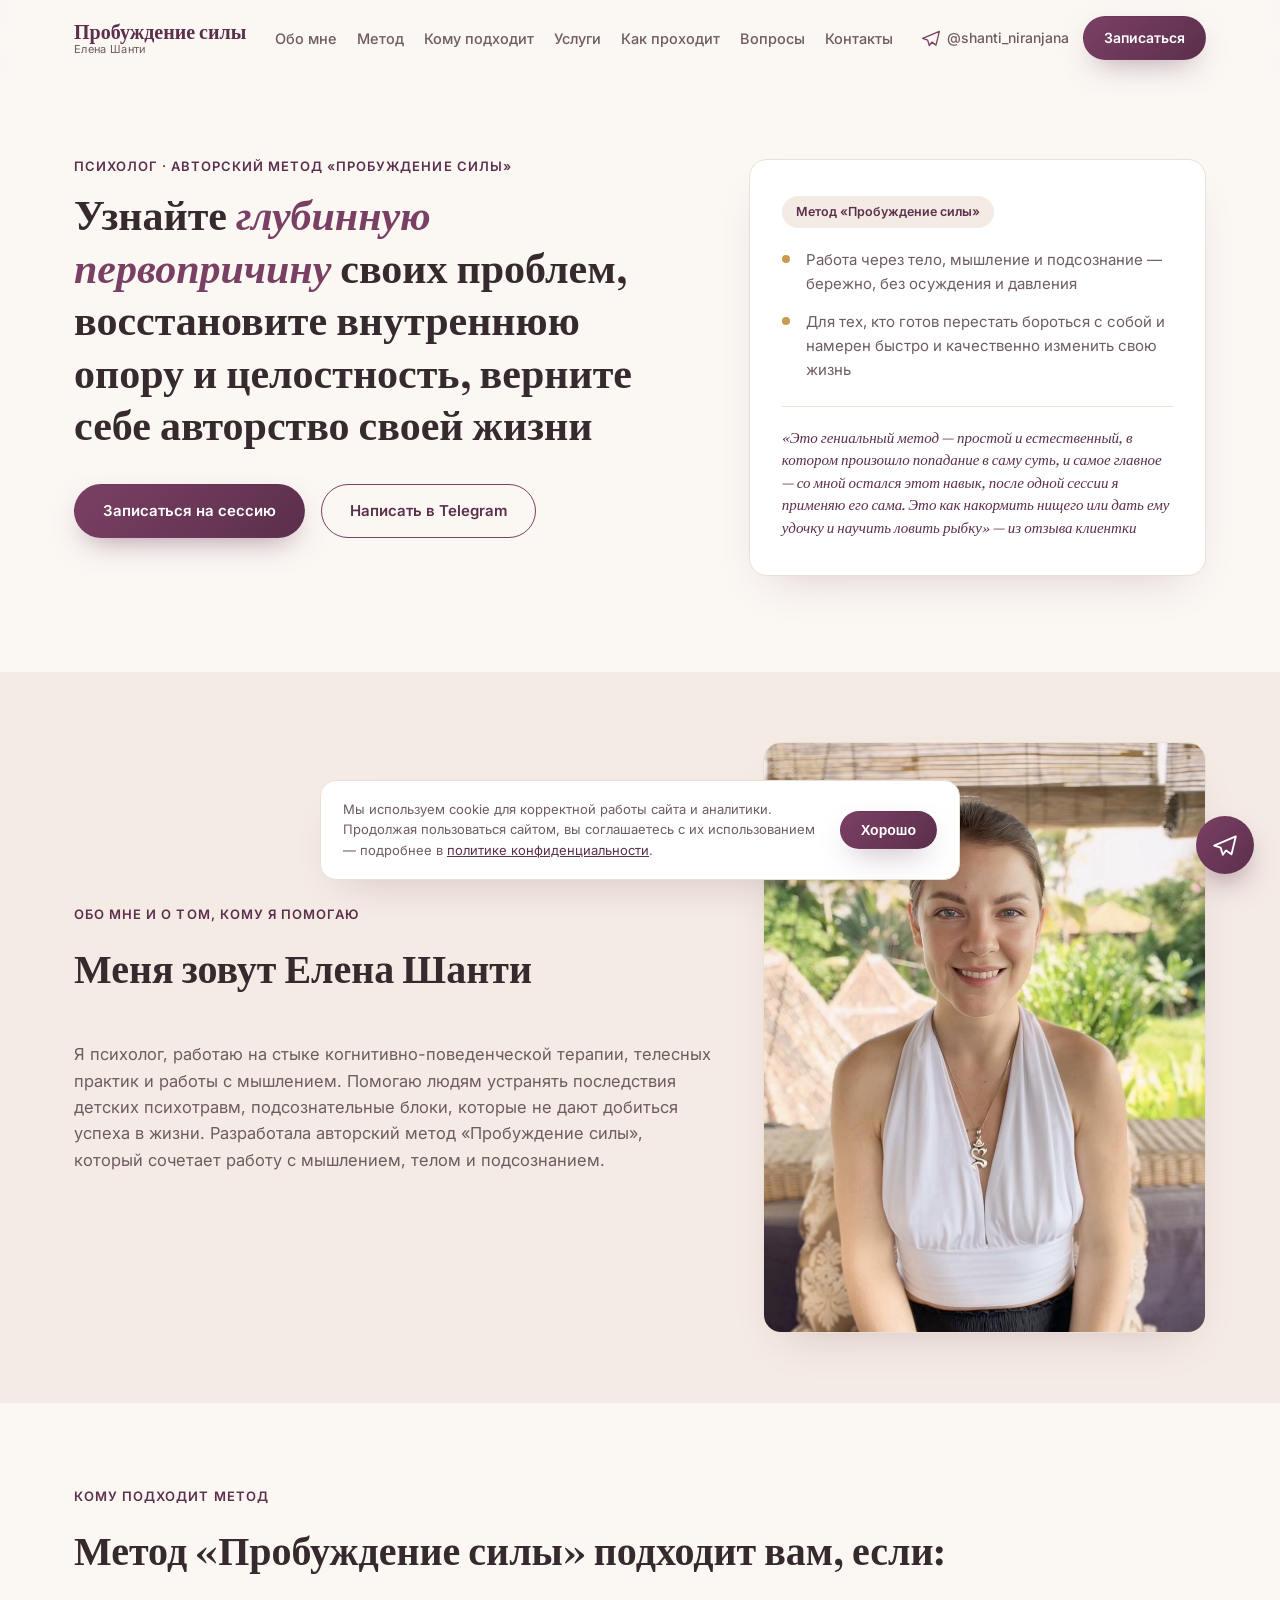
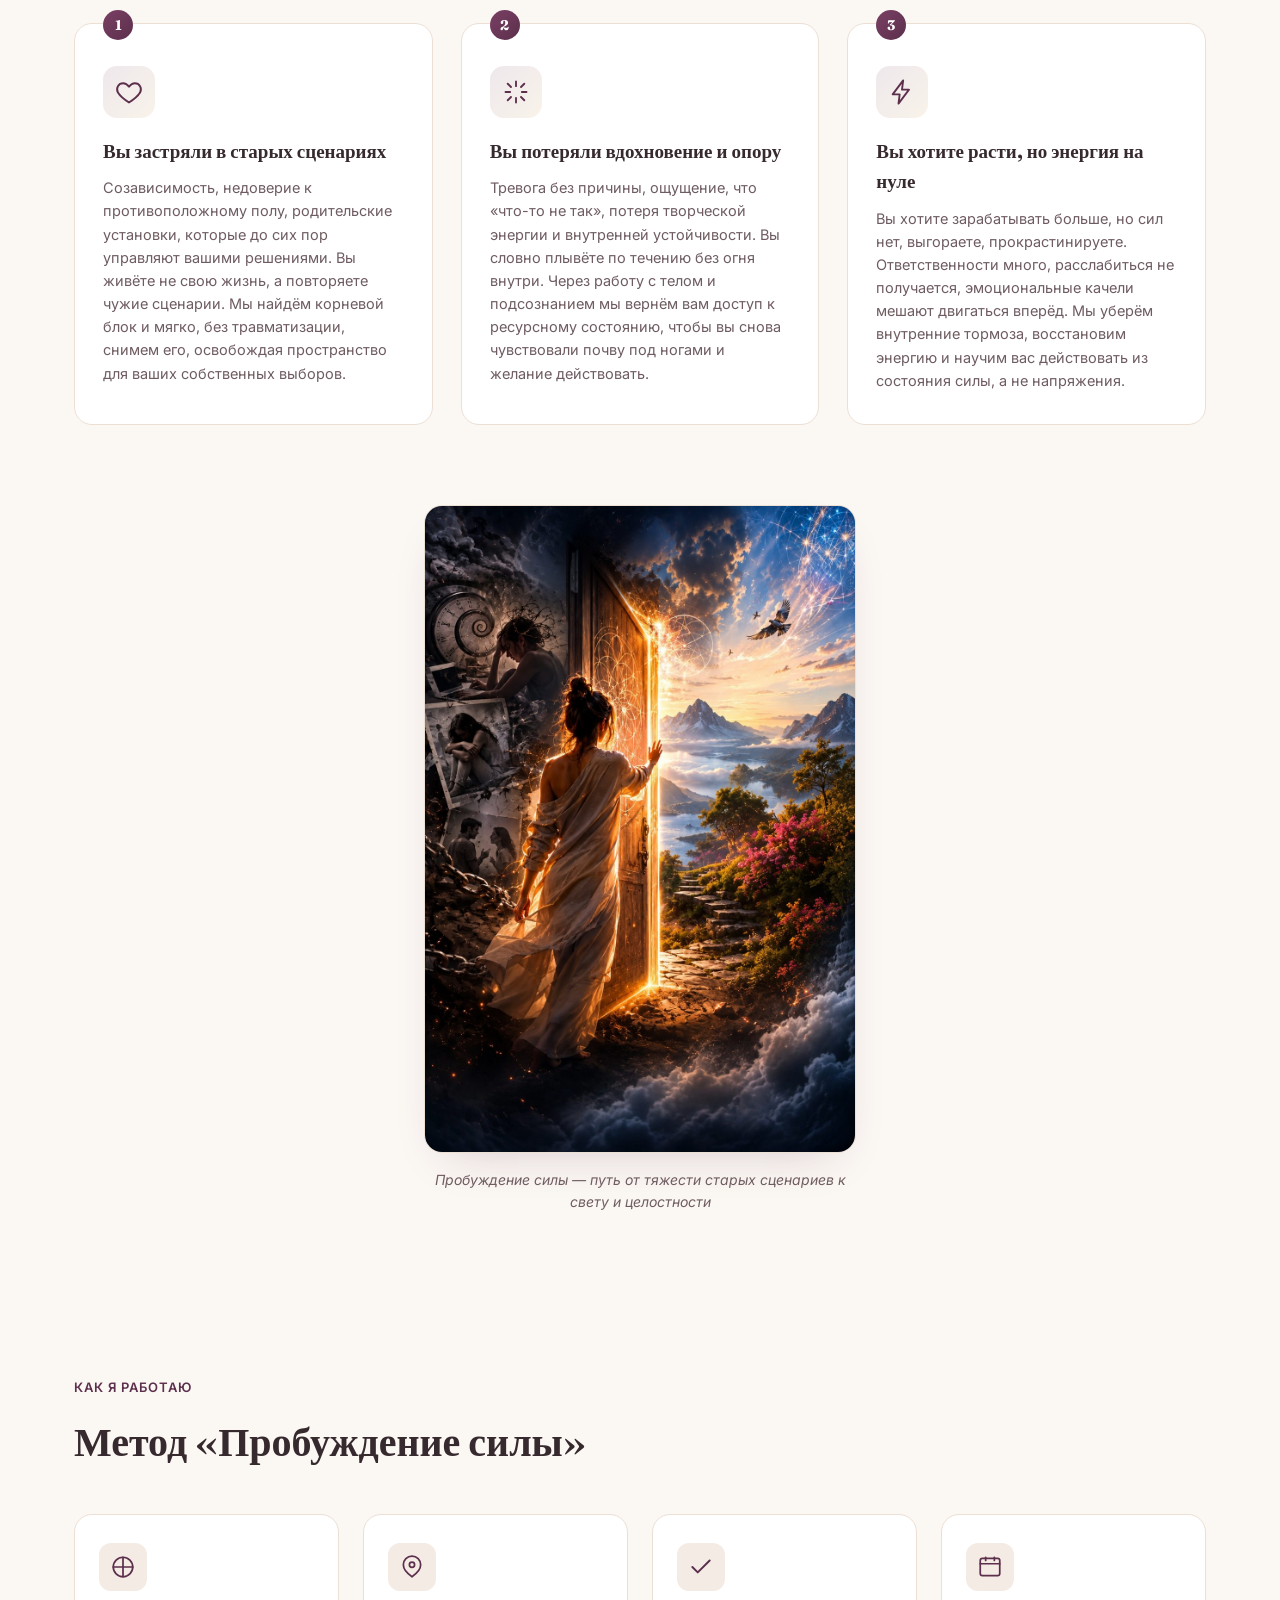
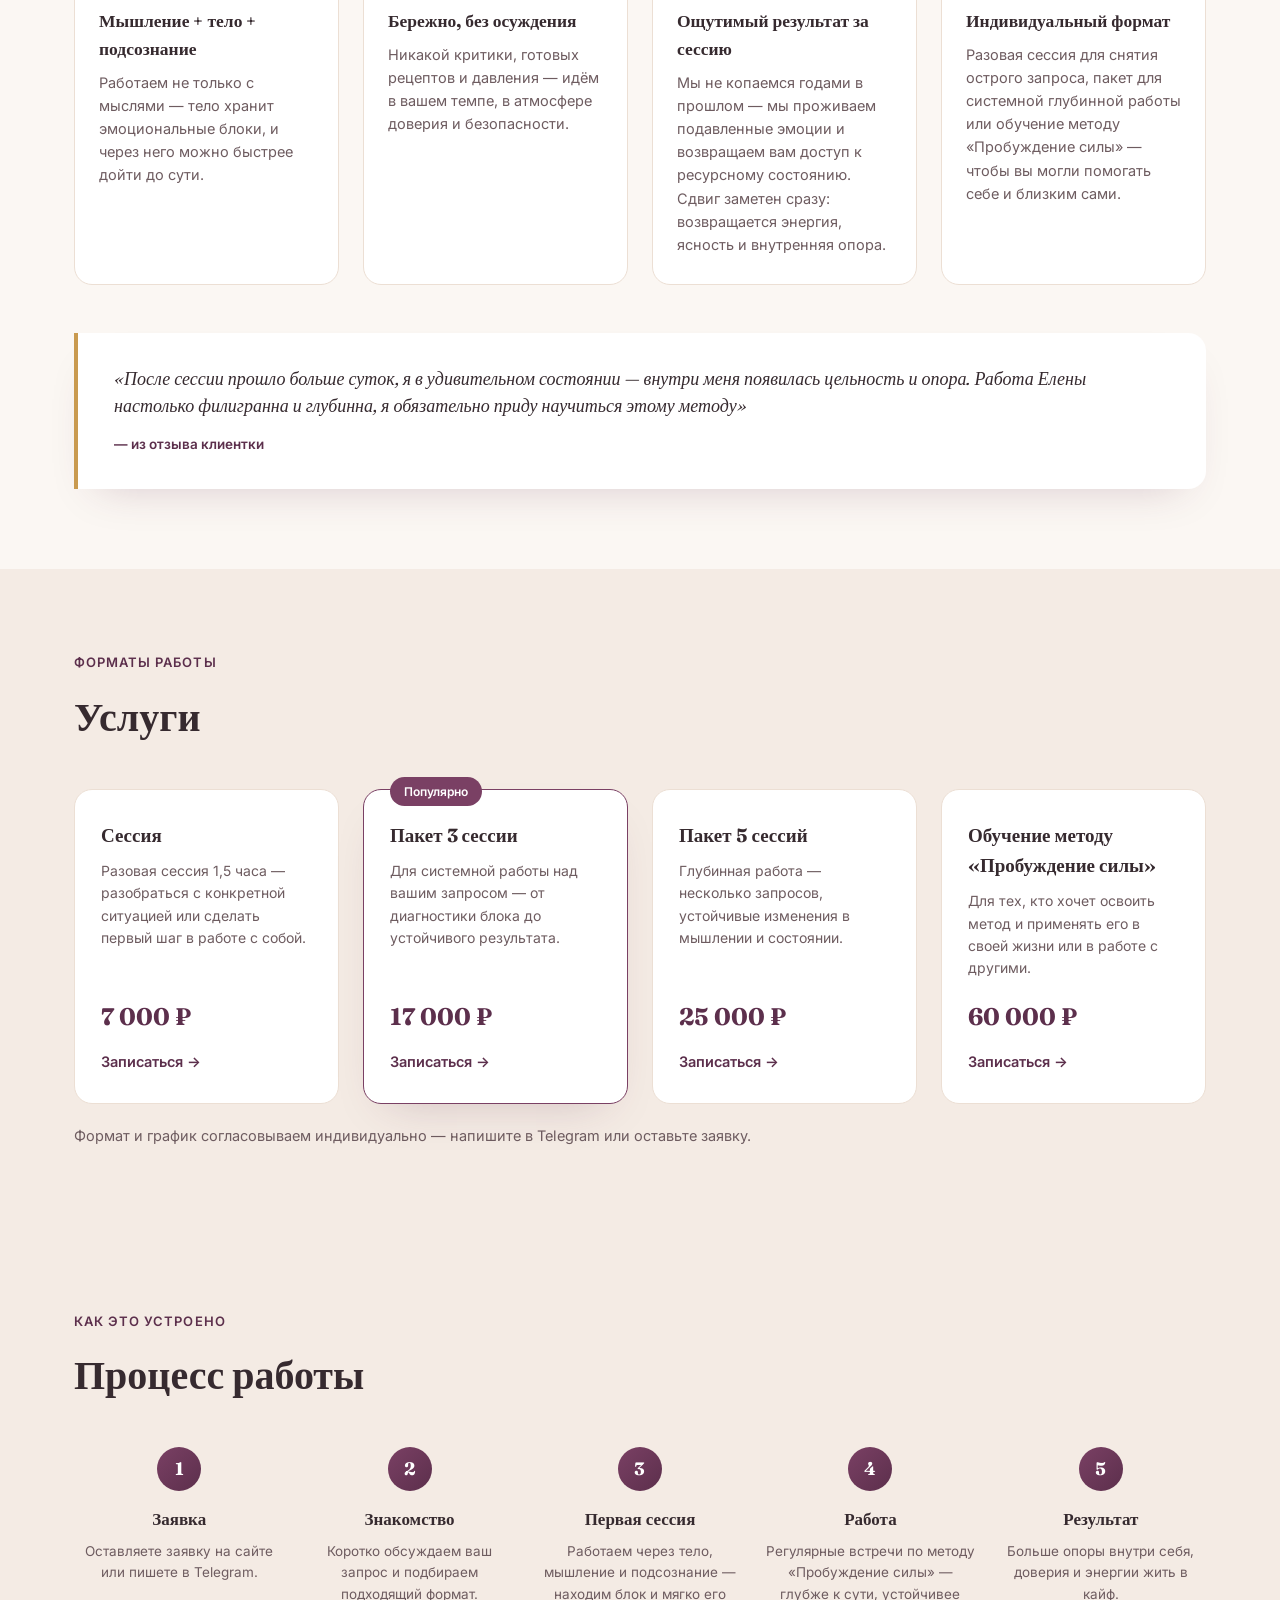
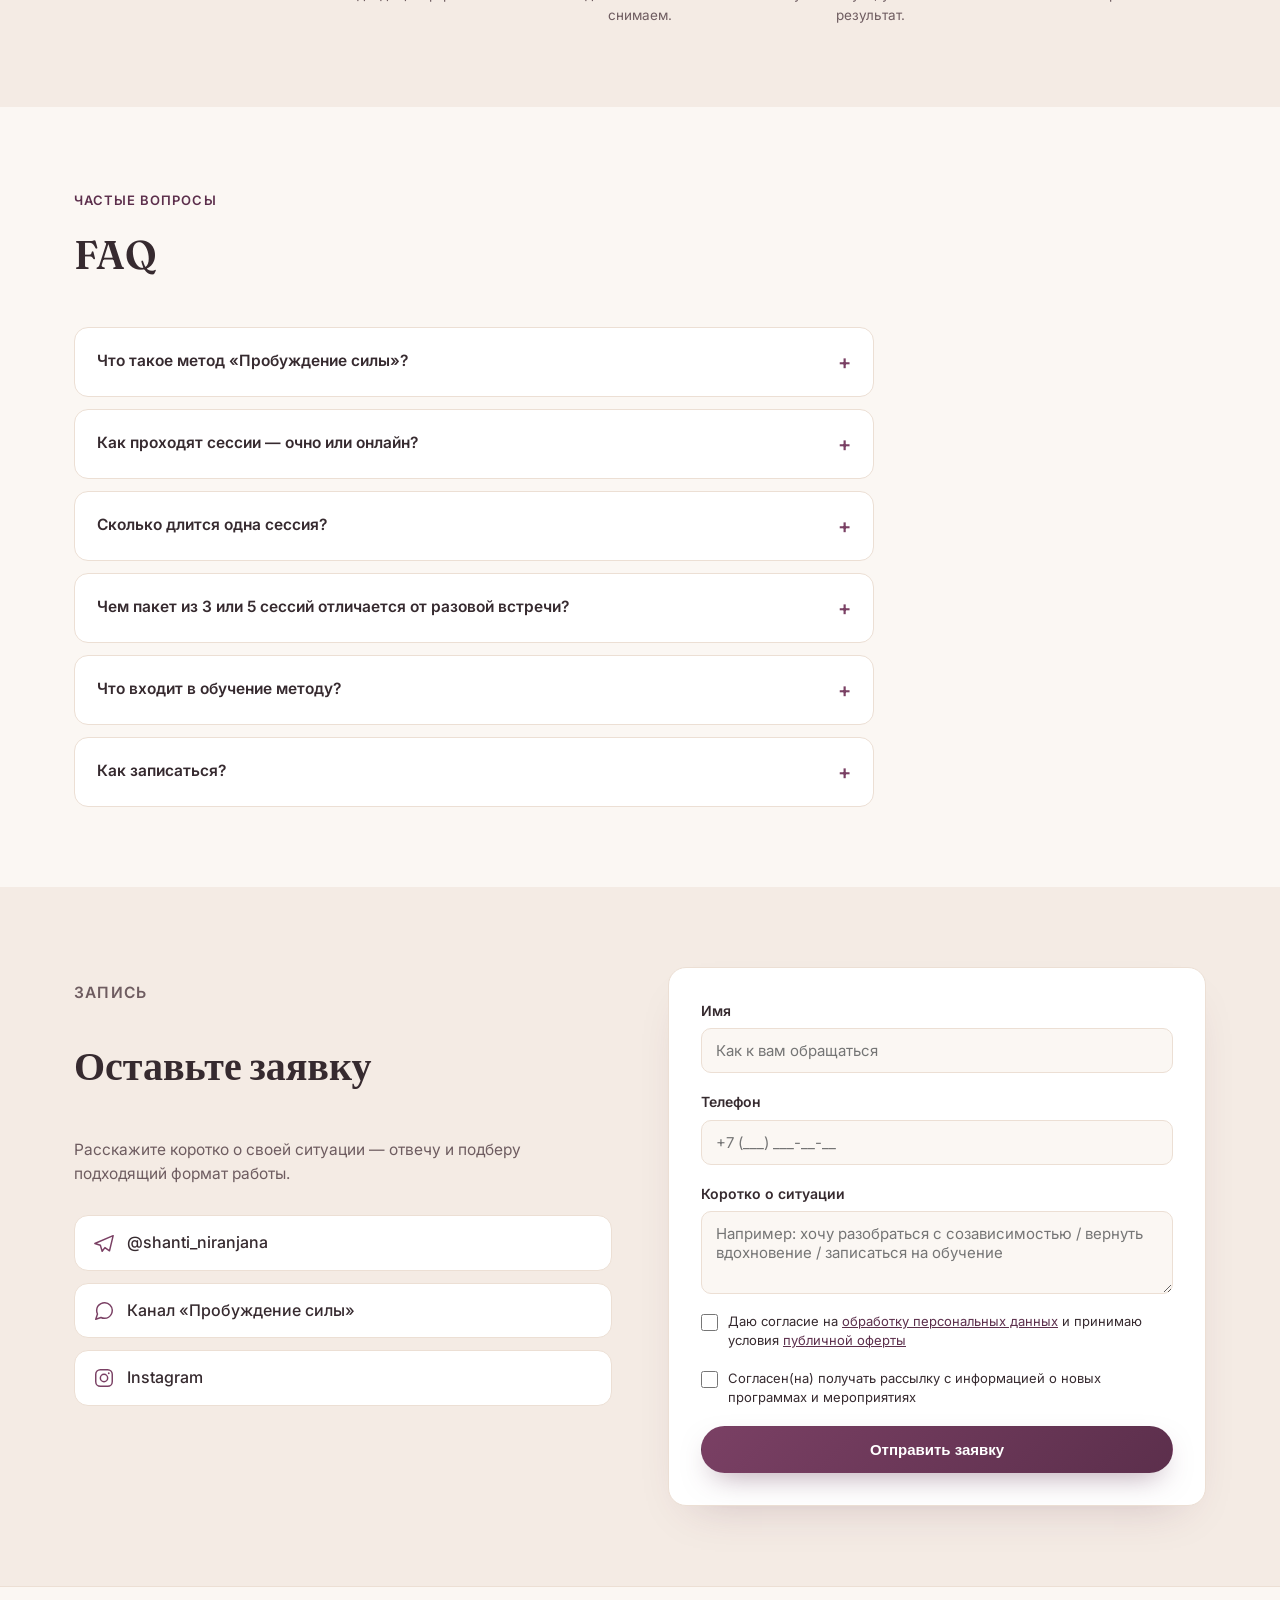
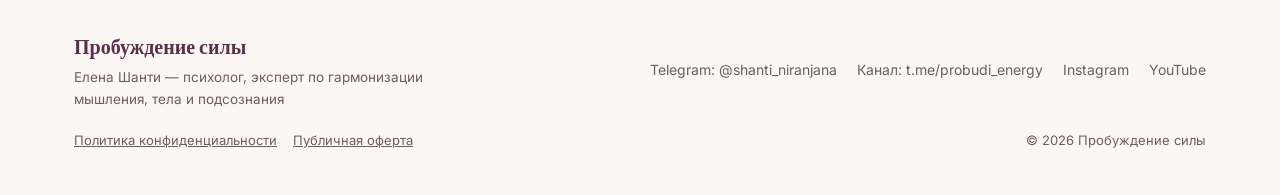
<file: index.html>
<!DOCTYPE html>
<html lang="ru">
<head>
<meta charset="UTF-8">
<meta name="viewport" content="width=device-width, initial-scale=1.0">
<title>Пробуждение силы — Елена Шанти | Психолог</title>
<meta name="description" content="Елена Шанти — психолог, эксперт по гармонизации мышления, тела и подсознания. Авторский метод «Пробуждение силы». Помогаю женщинам вернуть себя, снять внутренние блоки и жить в кайф.">
<link rel="preconnect" href="https://fonts.googleapis.com">
<link rel="preconnect" href="https://fonts.gstatic.com" crossorigin>
<link href="https://fonts.googleapis.com/css2?family=Fraunces:opsz,wght@9..144,500;9..144,600;9..144,700&family=Inter:wght@400;500;600;700;800&display=swap" rel="stylesheet">
<link rel="stylesheet" href="styles.css">
</head>
<body>

<header class="header" id="header">
  <div class="container header__inner">
    <a href="#top" class="logo">
      <span class="logo__main">Пробуждение силы</span>
      <span class="logo__suffix">Елена Шанти</span>
    </a>
    <nav class="nav" id="nav">
      <a href="#about">Обо мне</a>
      <a href="#method">Метод</a>
      <a href="#audience">Кому подходит</a>
      <a href="#services">Услуги</a>
      <a href="#process">Как проходит</a>
      <a href="#faq">Вопросы</a>
      <a href="#contact">Контакты</a>
    </nav>
    <div class="header__actions">
      <a href="https://t.me/shanti_niranjana" target="_blank" rel="noopener" class="header__tg">
        <svg width="20" height="20" viewBox="0 0 24 24" fill="none"><path d="M22 4L2 12.5l6 2 2 6.5 3-4 5 3.5L22 4z" stroke="currentColor" stroke-width="1.6" stroke-linejoin="round"/></svg>
        <span>@shanti_niranjana</span>
      </a>
      <a href="#form" class="btn btn--primary btn--sm">Записаться</a>
    </div>
    <button class="burger" id="burger" aria-label="Содержание">
      <span class="burger__label">Содержание</span>
      <span class="burger__icon"><span></span><span></span><span></span></span>
    </button>
  </div>
</header>

<main id="top">

  <!-- HERO -->
  <section class="hero">
    <div class="container hero__inner">
      <div class="hero__content">
        <p class="eyebrow">Психолог · авторский метод «Пробуждение силы»</p>
        <h1>Узнайте <span>глубинную первопричину</span> своих проблем, восстановите внутреннюю опору и целостность, верните себе авторство своей жизни</h1>
        <div class="hero__cta">
          <a href="#form" class="btn btn--primary">Записаться на сессию</a>
          <a href="https://t.me/shanti_niranjana" target="_blank" rel="noopener" class="btn btn--ghost">Написать в Telegram</a>
        </div>
      </div>
      <div class="hero__card">
        <div class="hero__card-badge">Метод «Пробуждение силы»</div>
        <ul class="hero__card-list">
          <li>Работа через тело, мышление и подсознание — бережно, без осуждения и давления</li>
          <li>Для тех, кто готов перестать бороться с собой и намерен быстро и качественно изменить свою жизнь</li>
        </ul>
        <div class="hero__card-quote">«Это гениальный метод — простой и естественный, в котором произошло попадание в саму суть, и самое главное — со мной остался этот навык, после одной сессии я применяю его сама. Это как накормить нищего или дать ему удочку и научить ловить рыбку» — из отзыва клиентки</div>
      </div>
    </div>
  </section>

  <!-- ОБО МНЕ -->
  <section class="about" id="about">
    <div class="container about__inner">
      <div class="about__text-col">
        <p class="section-eyebrow">Обо мне и о том, кому я помогаю</p>
        <h2 class="section-title">Меня зовут Елена Шанти</h2>
        <p class="about__text">Я психолог, работаю на стыке когнитивно-поведенческой терапии, телесных практик и работы с мышлением. Помогаю людям устранять последствия детских психотравм, подсознательные блоки, которые не дают добиться успеха в жизни. Разработала авторский метод «Пробуждение силы», который сочетает работу с мышлением, телом и подсознанием.</p>
      </div>
      <div class="about__photo">
        <img src="assets/elena-photo.jpg" alt="Елена Шанти" loading="lazy">
      </div>
    </div>
  </section>

  <!-- КОМУ ПОДХОДИТ -->
  <section class="audience-section" id="audience">
    <div class="container">
      <p class="section-eyebrow">Кому подходит метод</p>
      <h2 class="section-title">Метод «Пробуждение силы» подходит вам, если:</h2>
      <div class="audience">
        <div class="audience__card">
          <div class="audience__num">1</div>
          <div class="audience__icon">
            <svg width="28" height="28" viewBox="0 0 24 24" fill="none"><path d="M12 21s-7-4.35-9.5-8.5C.5 8.5 3 4.5 7 4.5c2 0 3.5 1 5 3 1.5-2 3-3 5-3 4 0 6.5 4 4.5 8-2.5 4.15-9.5 8.5-9.5 8.5z" stroke="currentColor" stroke-width="1.6" stroke-linejoin="round"/></svg>
          </div>
          <h3>Вы застряли в старых сценариях</h3>
          <p>Созависимость, недоверие к противоположному полу, родительские установки, которые до сих пор управляют вашими решениями. Вы живёте не свою жизнь, а повторяете чужие сценарии. Мы найдём корневой блок и мягко, без травматизации, снимем его, освобождая пространство для ваших собственных выборов.</p>
        </div>
        <div class="audience__card">
          <div class="audience__num">2</div>
          <div class="audience__icon">
            <svg width="28" height="28" viewBox="0 0 24 24" fill="none"><path d="M12 3v4M12 17v4M4.9 4.9l2.8 2.8M16.3 16.3l2.8 2.8M3 12h4M17 12h4M4.9 19.1l2.8-2.8M16.3 7.7l2.8-2.8" stroke="currentColor" stroke-width="1.6" stroke-linecap="round"/></svg>
          </div>
          <h3>Вы потеряли вдохновение и опору</h3>
          <p>Тревога без причины, ощущение, что «что-то не так», потеря творческой энергии и внутренней устойчивости. Вы словно плывёте по течению без огня внутри. Через работу с телом и подсознанием мы вернём вам доступ к ресурсному состоянию, чтобы вы снова чувствовали почву под ногами и желание действовать.</p>
        </div>
        <div class="audience__card">
          <div class="audience__num">3</div>
          <div class="audience__icon">
            <svg width="28" height="28" viewBox="0 0 24 24" fill="none"><path d="M13 2 4 14h6l-1 8 9-12h-6l1-8z" stroke="currentColor" stroke-width="1.6" stroke-linejoin="round"/></svg>
          </div>
          <h3>Вы хотите расти, но энергия на нуле</h3>
          <p>Вы хотите зарабатывать больше, но сил нет, выгораете, прокрастинируете. Ответственности много, расслабиться не получается, эмоциональные качели мешают двигаться вперёд. Мы уберём внутренние тормоза, восстановим энергию и научим вас действовать из состояния силы, а не напряжения.</p>
        </div>
      </div>
    </div>
  </section>

  <!-- АРТ-ОБРАЗ -->
  <section class="art-banner">
    <div class="container art-banner__inner">
      <img src="assets/awakening-art.jpg" alt="Пробуждение силы — путь от тяжёлого состояния к свету" loading="lazy">
      <p class="art-banner__caption">Пробуждение силы — путь от тяжести старых сценариев к свету и целостности</p>
    </div>
  </section>

  <!-- МЕТОД -->
  <section class="principles" id="method">
    <div class="container">
      <p class="section-eyebrow">Как я работаю</p>
      <h2 class="section-title">Метод «Пробуждение силы»</h2>
      <div class="grid-4">
        <div class="principle">
          <div class="principle__icon">
            <svg width="26" height="26" viewBox="0 0 24 24" fill="none"><path d="M12 3v18M3 12h18" stroke="currentColor" stroke-width="1.6" stroke-linecap="round"/><circle cx="12" cy="12" r="9" stroke="currentColor" stroke-width="1.6"/></svg>
          </div>
          <h3>Мышление + тело + подсознание</h3>
          <p>Работаем не только с мыслями — тело хранит эмоциональные блоки, и через него можно быстрее дойти до сути.</p>
        </div>
        <div class="principle">
          <div class="principle__icon">
            <svg width="26" height="26" viewBox="0 0 24 24" fill="none"><path d="M12 21c4.97-3.4 8-7.03 8-11a8 8 0 10-16 0c0 3.97 3.03 7.6 8 11z" stroke="currentColor" stroke-width="1.6" stroke-linejoin="round"/><circle cx="12" cy="10" r="2.4" stroke="currentColor" stroke-width="1.6"/></svg>
          </div>
          <h3>Бережно, без осуждения</h3>
          <p>Никакой критики, готовых рецептов и давления — идём в вашем темпе, в атмосфере доверия и безопасности.</p>
        </div>
        <div class="principle">
          <div class="principle__icon">
            <svg width="26" height="26" viewBox="0 0 24 24" fill="none"><path d="M4 12l5 5L20 6" stroke="currentColor" stroke-width="1.8" stroke-linecap="round" stroke-linejoin="round"/></svg>
          </div>
          <h3>Ощутимый результат за сессию</h3>
          <p>Мы не копаемся годами в прошлом — мы проживаем подавленные эмоции и возвращаем вам доступ к ресурсному состоянию. Сдвиг заметен сразу: возвращается энергия, ясность и внутренняя опора.</p>
        </div>
        <div class="principle">
          <div class="principle__icon">
            <svg width="26" height="26" viewBox="0 0 24 24" fill="none"><rect x="3" y="4" width="18" height="16" rx="2" stroke="currentColor" stroke-width="1.6"/><path d="M3 9h18M8 3v3M16 3v3" stroke="currentColor" stroke-width="1.6" stroke-linecap="round"/></svg>
          </div>
          <h3>Индивидуальный формат</h3>
          <p>Разовая сессия для снятия острого запроса, пакет для системной глубинной работы или обучение методу «Пробуждение силы» — чтобы вы могли помогать себе и близким сами.</p>
        </div>
      </div>

      <blockquote class="quote-block">
        <p>«После сессии прошло больше суток, я в удивительном состоянии — внутри меня появилась цельность и опора. Работа Елены настолько филигранна и глубинна, я обязательно приду научиться этому методу»</p>
        <cite>— из отзыва клиентки</cite>
      </blockquote>
    </div>
  </section>

  <!-- УСЛУГИ -->
  <section class="services" id="services">
    <div class="container">
      <p class="section-eyebrow">Форматы работы</p>
      <h2 class="section-title">Услуги</h2>
      <div class="grid-4">
        <div class="service">
          <h3>Сессия</h3>
          <p>Разовая сессия 1,5 часа — разобраться с конкретной ситуацией или сделать первый шаг в работе с собой.</p>
          <div class="service__price">7 000 ₽</div>
          <a href="#form" class="service__link">Записаться →</a>
        </div>
        <div class="service service--accent">
          <span class="service__badge">Популярно</span>
          <h3>Пакет 3 сессии</h3>
          <p>Для системной работы над вашим запросом — от диагностики блока до устойчивого результата.</p>
          <div class="service__price">17 000 ₽</div>
          <a href="#form" class="service__link">Записаться →</a>
        </div>
        <div class="service">
          <h3>Пакет 5 сессий</h3>
          <p>Глубинная работа — несколько запросов, устойчивые изменения в мышлении и состоянии.</p>
          <div class="service__price">25 000 ₽</div>
          <a href="#form" class="service__link">Записаться →</a>
        </div>
        <div class="service">
          <h3>Обучение методу «Пробуждение силы»</h3>
          <p>Для тех, кто хочет освоить метод и применять его в своей жизни или в работе с другими.</p>
          <div class="service__price">60 000 ₽</div>
          <a href="#form" class="service__link">Записаться →</a>
        </div>
      </div>
      <p class="price__note">Формат и график согласовываем индивидуально — напишите в Telegram или оставьте заявку.</p>
    </div>
  </section>

  <!-- ПРОЦЕСС -->
  <section class="process" id="process">
    <div class="container">
      <p class="section-eyebrow">Как это устроено</p>
      <h2 class="section-title">Процесс работы</h2>
      <div class="steps">
        <div class="step">
          <div class="step__num">1</div>
          <h3>Заявка</h3>
          <p>Оставляете заявку на сайте или пишете в Telegram.</p>
        </div>
        <div class="step">
          <div class="step__num">2</div>
          <h3>Знакомство</h3>
          <p>Коротко обсуждаем ваш запрос и подбираем подходящий формат.</p>
        </div>
        <div class="step">
          <div class="step__num">3</div>
          <h3>Первая сессия</h3>
          <p>Работаем через тело, мышление и подсознание — находим блок и мягко его снимаем.</p>
        </div>
        <div class="step">
          <div class="step__num">4</div>
          <h3>Работа</h3>
          <p>Регулярные встречи по методу «Пробуждение силы» — глубже к сути, устойчивее результат.</p>
        </div>
        <div class="step">
          <div class="step__num">5</div>
          <h3>Результат</h3>
          <p>Больше опоры внутри себя, доверия и энергии жить в кайф.</p>
        </div>
      </div>
    </div>
  </section>

  <!-- FAQ -->
  <section class="faq" id="faq">
    <div class="container">
      <p class="section-eyebrow">Частые вопросы</p>
      <h2 class="section-title">FAQ</h2>
      <div class="faq__list">
        <details class="faq__item">
          <summary>Что такое метод «Пробуждение силы»?</summary>
          <p>Авторский метод управления своим состоянием и реальностью, который помогает выйти из состояния слабости, разрозненности и апатии в состояние силы, центрированности и потока. Работая с телом, мышлением и подсознанием, метод убирает внутренние конфликты, трансформирует ограничивающие убеждения и запускает процесс осознанного творчества своей судьбы.</p>
        </details>
        <details class="faq__item">
          <summary>Как проходят сессии — очно или онлайн?</summary>
          <p>Формат обсуждаем индивидуально при записи — напишите в Telegram, подберём удобный вариант.</p>
        </details>
        <details class="faq__item">
          <summary>Сколько длится одна сессия?</summary>
          <p>Стандартная сессия — 1,5 часа, точные детали уточняются при записи.</p>
        </details>
        <details class="faq__item">
          <summary>Чем пакет из 3 или 5 сессий отличается от разовой встречи?</summary>
          <p>Пакет — это системная работа над запросом: одной сессии часто хватает на первый сдвиг, а пакет даёт устойчивый и глубокий результат.</p>
        </details>
        <details class="faq__item">
          <summary>Что входит в обучение методу?</summary>
          <p>Полное обучение методу «Пробуждение силы» — для тех, кто хочет применять его в своей жизни или в работе с другими. Подробности и формат обучения уточняйте в Telegram.</p>
        </details>
        <details class="faq__item">
          <summary>Как записаться?</summary>
          <p>Оставьте заявку в форме ниже или напишите напрямую в Telegram — @shanti_niranjana.</p>
        </details>
      </div>
    </div>
  </section>

  <!-- ФОРМА -->
  <section class="form-section" id="form">
    <div class="container form-section__inner">
      <div class="form-section__text">
        <p class="section-eyebrow">Запись</p>
        <h2 class="section-title">Оставьте заявку</h2>
        <p>Расскажите коротко о своей ситуации — отвечу и подберу подходящий формат работы.</p>
        <div class="form-section__contacts">
          <a href="https://t.me/shanti_niranjana" target="_blank" rel="noopener" class="contact-card">
            <svg width="22" height="22" viewBox="0 0 24 24" fill="none"><path d="M22 4L2 12.5l6 2 2 6.5 3-4 5 3.5L22 4z" stroke="currentColor" stroke-width="1.6" stroke-linejoin="round"/></svg>
            <span>@shanti_niranjana</span>
          </a>
          <a href="https://t.me/probudi_energy" target="_blank" rel="noopener" class="contact-card">
            <svg width="22" height="22" viewBox="0 0 24 24" fill="none"><path d="M21 11.5a8.38 8.38 0 01-.9 3.8 8.5 8.5 0 01-7.6 4.7 8.38 8.38 0 01-3.8-.9L3 21l1.9-5.7a8.38 8.38 0 01-.9-3.8 8.5 8.5 0 014.7-7.6 8.38 8.38 0 013.8-.9h.5a8.48 8.48 0 018 8v.5z" stroke="currentColor" stroke-width="1.6" stroke-linejoin="round"/></svg>
            <span>Канал «Пробуждение силы»</span>
          </a>
          <a href="https://instagram.com/shanti_niranjana" target="_blank" rel="noopener" class="contact-card">
            <svg width="22" height="22" viewBox="0 0 24 24" fill="none"><rect x="3" y="3" width="18" height="18" rx="5" stroke="currentColor" stroke-width="1.6"/><circle cx="12" cy="12" r="4" stroke="currentColor" stroke-width="1.6"/><circle cx="17.2" cy="6.8" r="1" fill="currentColor"/></svg>
            <span>Instagram</span>
          </a>
        </div>
      </div>
      <form class="form" id="leadForm">
        <input type="text" name="_gotcha" style="display:none" tabindex="-1" autocomplete="off">
        <label>
          <span>Имя</span>
          <input type="text" name="name" placeholder="Как к вам обращаться" required>
        </label>
        <label>
          <span>Телефон</span>
          <input type="tel" name="phone" placeholder="+7 (___) ___-__-__" required>
        </label>
        <label>
          <span>Коротко о ситуации</span>
          <textarea name="comment" rows="3" placeholder="Например: хочу разобраться с созависимостью / вернуть вдохновение / записаться на обучение"></textarea>
        </label>
        <label class="form__checkbox">
          <input type="checkbox" name="consent_pd" required>
          <span>Даю согласие на <a href="privacy.html" target="_blank" rel="noopener">обработку персональных данных</a> и принимаю условия <a href="oferta.html" target="_blank" rel="noopener">публичной оферты</a></span>
        </label>
        <label class="form__checkbox">
          <input type="checkbox" name="consent_ads">
          <span>Согласен(на) получать рассылку с информацией о новых программах и мероприятиях</span>
        </label>
        <button type="submit" class="btn btn--primary btn--block">Отправить заявку</button>
      </form>
    </div>
  </section>

</main>

<footer class="footer" id="contact">
  <div class="container footer__inner">
    <div class="footer__brand">
      <span class="logo__main">Пробуждение силы</span>
      <p>Елена Шанти — психолог, эксперт по гармонизации мышления, тела и подсознания</p>
    </div>
    <div class="footer__links">
      <a href="https://t.me/shanti_niranjana" target="_blank" rel="noopener">Telegram: @shanti_niranjana</a>
      <a href="https://t.me/probudi_energy" target="_blank" rel="noopener">Канал: t.me/probudi_energy</a>
      <a href="https://instagram.com/shanti_niranjana" target="_blank" rel="noopener">Instagram</a>
      <a href="https://youtube.com/@shanti_niranjana" target="_blank" rel="noopener">YouTube</a>
    </div>
    <div class="footer__docs">
      <a href="privacy.html">Политика конфиденциальности</a>
      <a href="oferta.html">Публичная оферта</a>
    </div>
    <div class="footer__copy">
      <span>© <span id="year"></span> Пробуждение силы</span>
    </div>
  </div>
</footer>

<a href="https://t.me/shanti_niranjana" target="_blank" rel="noopener" class="fab" aria-label="Написать в Telegram">
  <svg width="26" height="26" viewBox="0 0 24 24" fill="none"><path d="M22 4L2 12.5l6 2 2 6.5 3-4 5 3.5L22 4z" stroke="currentColor" stroke-width="1.7" stroke-linejoin="round"/></svg>
</a>

<div class="cookie-banner" id="cookieBanner">
  <p>Мы используем cookie для корректной работы сайта и аналитики. Продолжая пользоваться сайтом, вы соглашаетесь с их использованием — подробнее в <a href="privacy.html">политике конфиденциальности</a>.</p>
  <button type="button" id="cookieAccept" class="btn btn--primary btn--sm">Хорошо</button>
</div>

<script src="script.js"></script>
</body>
</html>
</file>
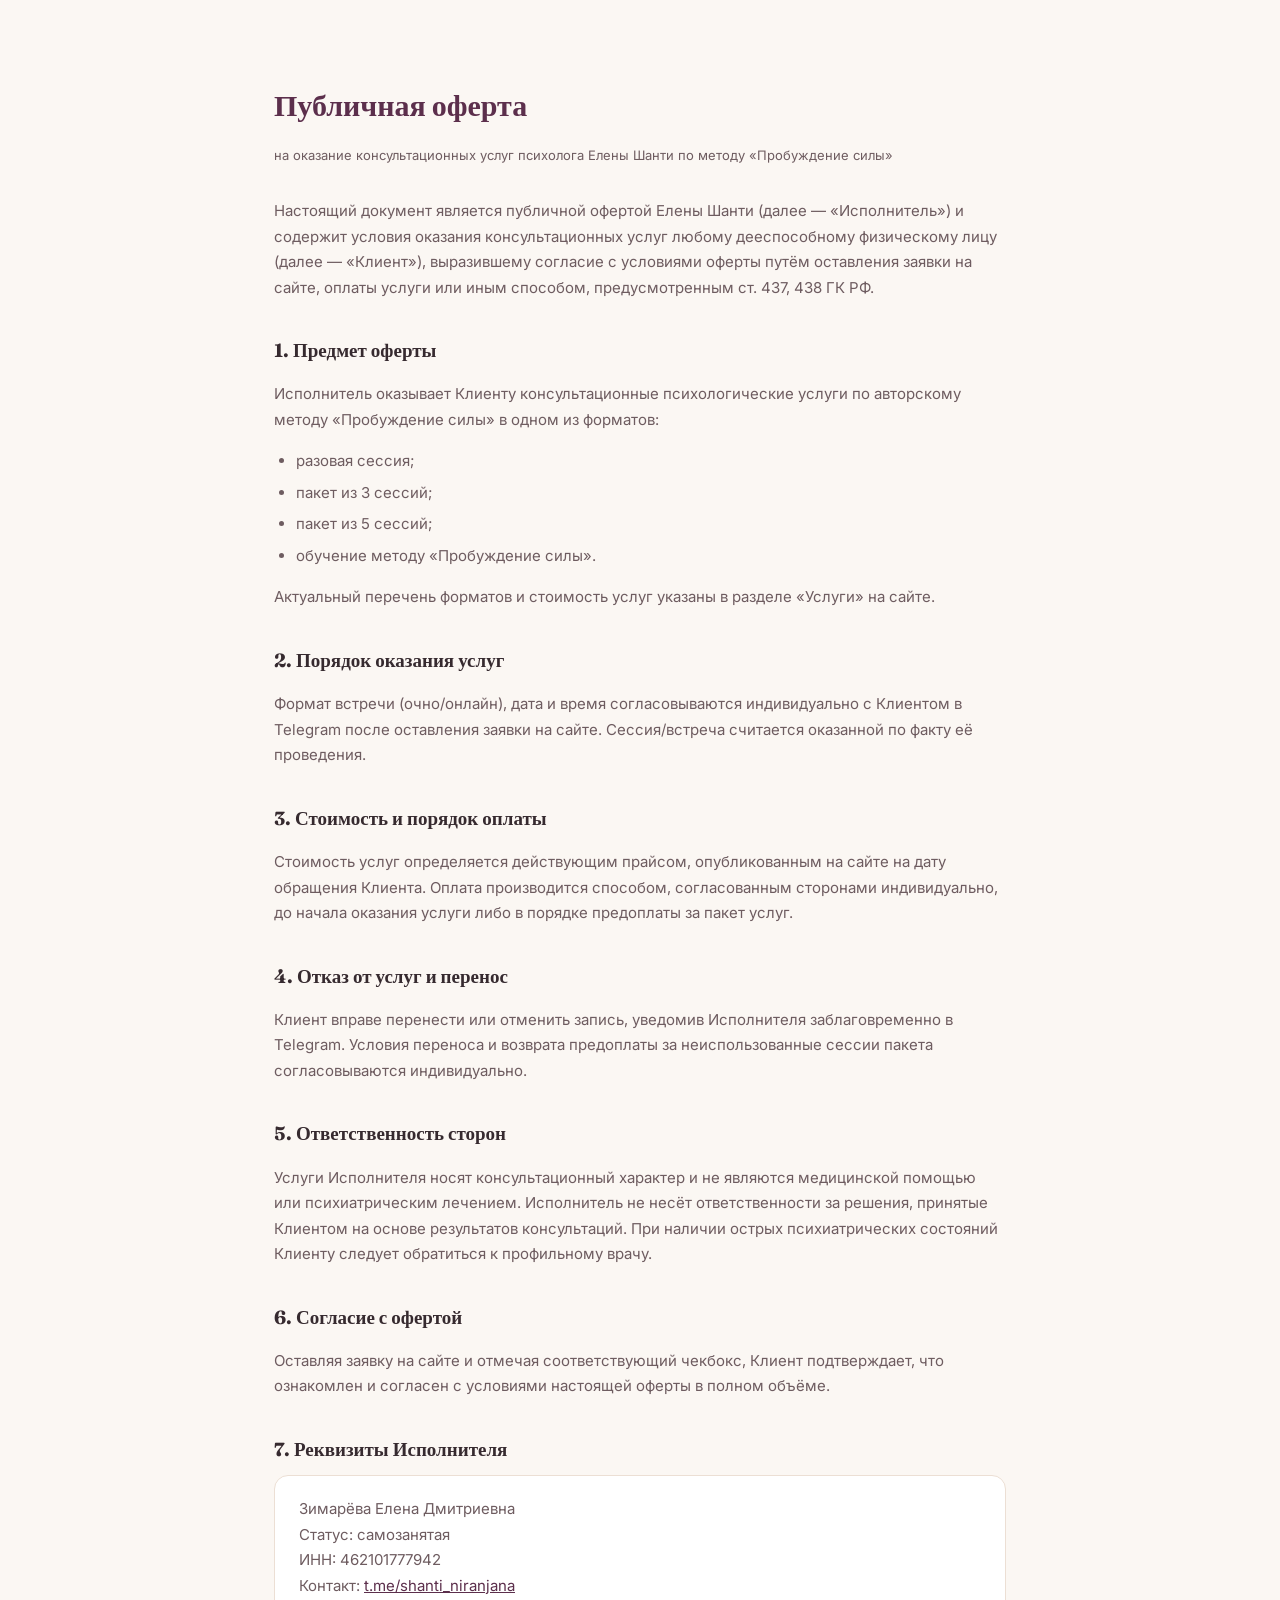
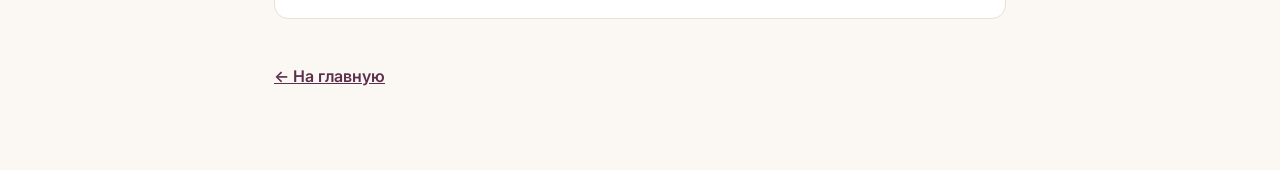
<file: oferta.html>
<!DOCTYPE html>
<html lang="ru">
<head>
<meta charset="UTF-8">
<meta name="viewport" content="width=device-width, initial-scale=1.0">
<title>Публичная оферта — Пробуждение силы</title>
<link rel="preconnect" href="https://fonts.googleapis.com">
<link rel="preconnect" href="https://fonts.gstatic.com" crossorigin>
<link href="https://fonts.googleapis.com/css2?family=Fraunces:opsz,wght@9..144,600;9..144,700&family=Inter:wght@400;500;600;700&display=swap" rel="stylesheet">
<style>
  :root { --ink: #362a2f; --ink-soft: #6e5c60; --accent: #7a4064; --accent-dark: #5c2f4c; --bg: #fbf7f3; --border: #ecdfd4; }
  * { box-sizing: border-box; }
  body { font-family: 'Inter', sans-serif; max-width: 780px; margin: 0 auto; padding: 60px 24px 80px; color: var(--ink); line-height: 1.7; background: var(--bg); }
  h1 { font-family: 'Fraunces', serif; font-size: 30px; margin-bottom: 8px; color: var(--accent-dark); }
  .updated { font-size: 13px; color: var(--ink-soft); margin-bottom: 32px; }
  h2 { font-family: 'Fraunces', serif; font-size: 19px; margin-top: 34px; margin-bottom: 10px; color: var(--ink); }
  p, li { font-size: 15px; color: var(--ink-soft); }
  ul { padding-left: 22px; }
  li { margin-bottom: 6px; }
  a { color: var(--accent-dark); }
  .back { display: inline-block; margin-top: 44px; font-weight: 600; }
  .requisites { background: #fff; border: 1px solid var(--border); border-radius: 14px; padding: 20px 24px; margin-top: 10px; }
</style>
</head>
<body>
  <h1>Публичная оферта</h1>
  <p class="updated">на оказание консультационных услуг психолога Елены Шанти по методу «Пробуждение силы»</p>

  <p>Настоящий документ является публичной офертой Елены Шанти (далее — «Исполнитель») и содержит условия оказания консультационных услуг любому дееспособному физическому лицу (далее — «Клиент»), выразившему согласие с условиями оферты путём оставления заявки на сайте, оплаты услуги или иным способом, предусмотренным ст. 437, 438 ГК РФ.</p>

  <h2>1. Предмет оферты</h2>
  <p>Исполнитель оказывает Клиенту консультационные психологические услуги по авторскому методу «Пробуждение силы» в одном из форматов:</p>
  <ul>
    <li>разовая сессия;</li>
    <li>пакет из 3 сессий;</li>
    <li>пакет из 5 сессий;</li>
    <li>обучение методу «Пробуждение силы».</li>
  </ul>
  <p>Актуальный перечень форматов и стоимость услуг указаны в разделе «Услуги» на сайте.</p>

  <h2>2. Порядок оказания услуг</h2>
  <p>Формат встречи (очно/онлайн), дата и время согласовываются индивидуально с Клиентом в Telegram после оставления заявки на сайте. Сессия/встреча считается оказанной по факту её проведения.</p>

  <h2>3. Стоимость и порядок оплаты</h2>
  <p>Стоимость услуг определяется действующим прайсом, опубликованным на сайте на дату обращения Клиента. Оплата производится способом, согласованным сторонами индивидуально, до начала оказания услуги либо в порядке предоплаты за пакет услуг.</p>

  <h2>4. Отказ от услуг и перенос</h2>
  <p>Клиент вправе перенести или отменить запись, уведомив Исполнителя заблаговременно в Telegram. Условия переноса и возврата предоплаты за неиспользованные сессии пакета согласовываются индивидуально.</p>

  <h2>5. Ответственность сторон</h2>
  <p>Услуги Исполнителя носят консультационный характер и не являются медицинской помощью или психиатрическим лечением. Исполнитель не несёт ответственности за решения, принятые Клиентом на основе результатов консультаций. При наличии острых психиатрических состояний Клиенту следует обратиться к профильному врачу.</p>

  <h2>6. Согласие с офертой</h2>
  <p>Оставляя заявку на сайте и отмечая соответствующий чекбокс, Клиент подтверждает, что ознакомлен и согласен с условиями настоящей оферты в полном объёме.</p>

  <h2>7. Реквизиты Исполнителя</h2>
  <div class="requisites">
    <p style="margin:0">Зимарёва Елена Дмитриевна<br>
    Статус: самозанятая<br>
    ИНН: 462101777942<br>
    Контакт: <a href="https://t.me/shanti_niranjana" target="_blank" rel="noopener">t.me/shanti_niranjana</a></p>
  </div>

  <a class="back" href="index.html">&larr; На главную</a>
</body>
</html>
</file>
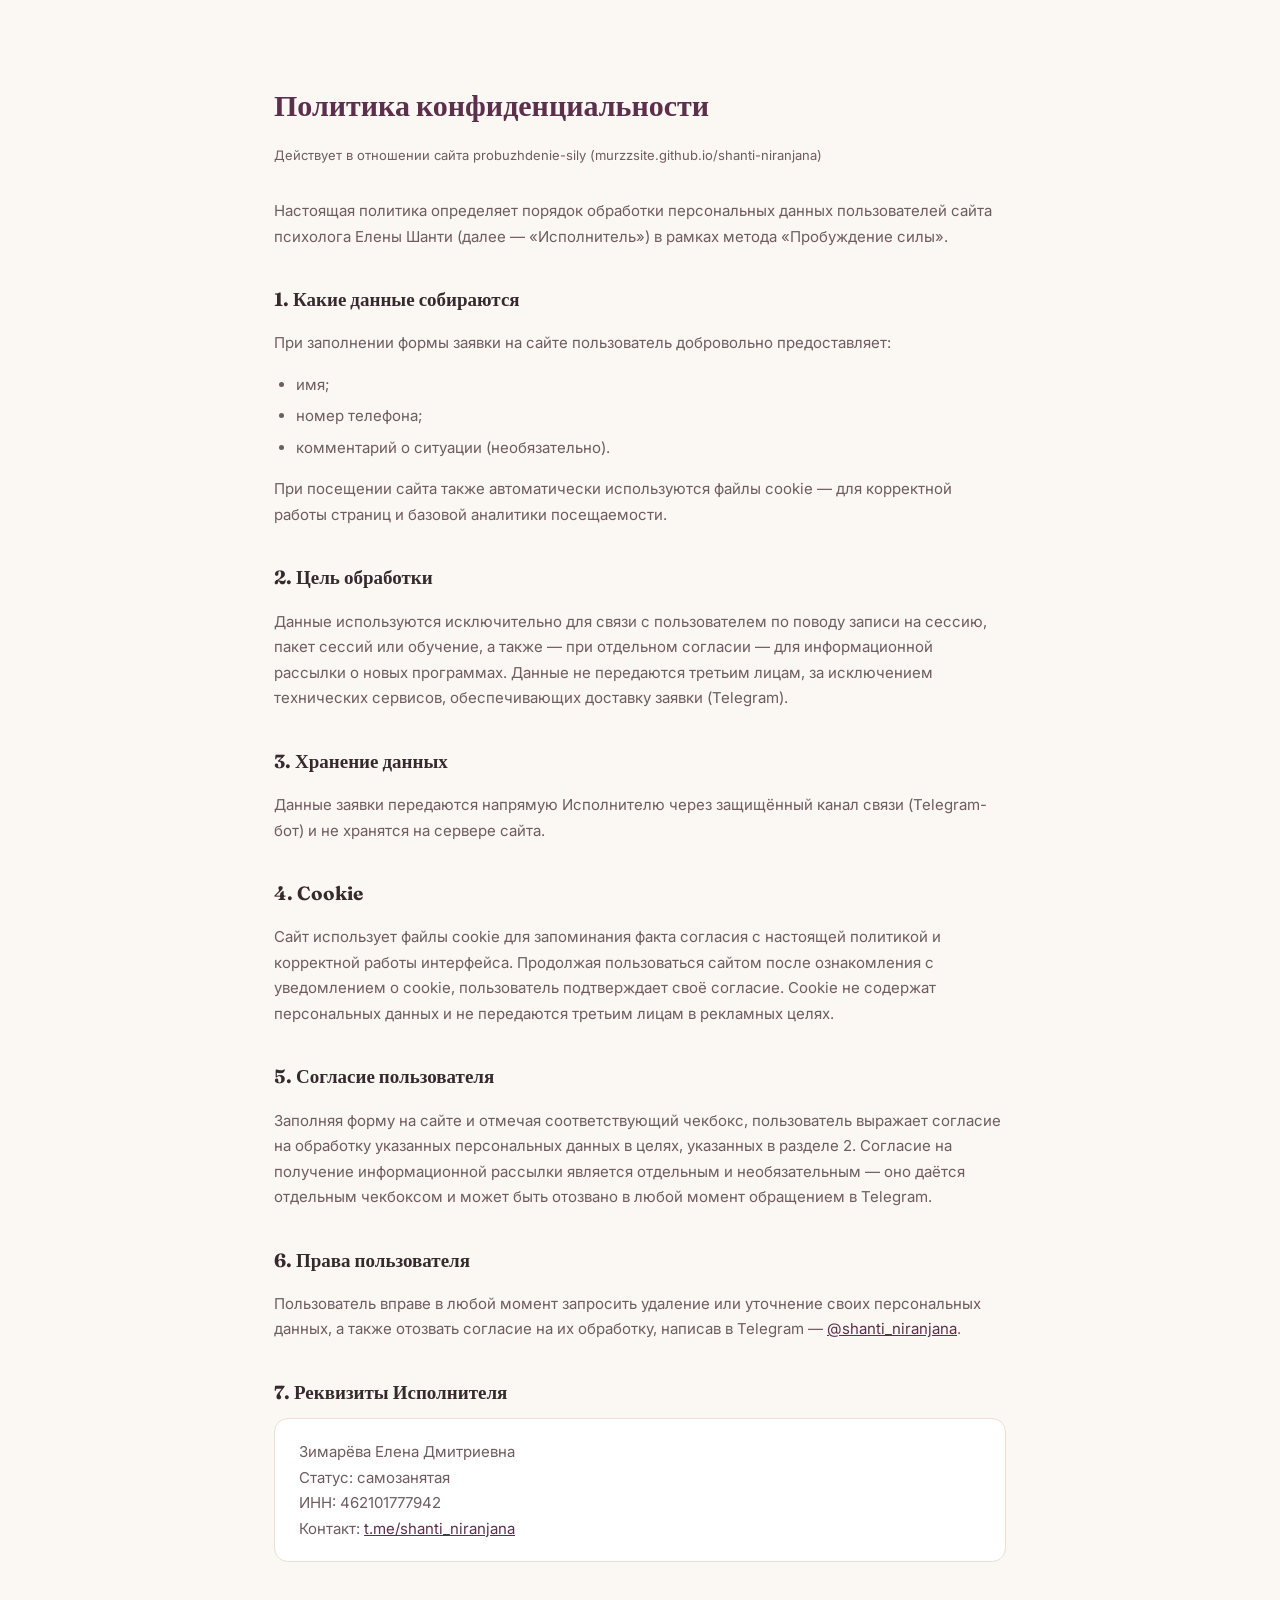
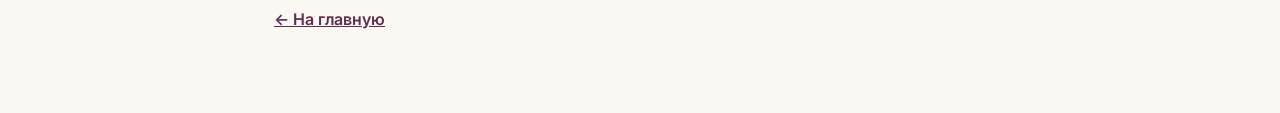
<file: privacy.html>
<!DOCTYPE html>
<html lang="ru">
<head>
<meta charset="UTF-8">
<meta name="viewport" content="width=device-width, initial-scale=1.0">
<title>Политика конфиденциальности — Пробуждение силы</title>
<link rel="preconnect" href="https://fonts.googleapis.com">
<link rel="preconnect" href="https://fonts.gstatic.com" crossorigin>
<link href="https://fonts.googleapis.com/css2?family=Fraunces:opsz,wght@9..144,600;9..144,700&family=Inter:wght@400;500;600;700&display=swap" rel="stylesheet">
<style>
  :root { --ink: #362a2f; --ink-soft: #6e5c60; --accent: #7a4064; --accent-dark: #5c2f4c; --bg: #fbf7f3; --border: #ecdfd4; }
  * { box-sizing: border-box; }
  body { font-family: 'Inter', sans-serif; max-width: 780px; margin: 0 auto; padding: 60px 24px 80px; color: var(--ink); line-height: 1.7; background: var(--bg); }
  h1 { font-family: 'Fraunces', serif; font-size: 30px; margin-bottom: 8px; color: var(--accent-dark); }
  .updated { font-size: 13px; color: var(--ink-soft); margin-bottom: 32px; }
  h2 { font-family: 'Fraunces', serif; font-size: 19px; margin-top: 34px; margin-bottom: 10px; color: var(--ink); }
  p, li { font-size: 15px; color: var(--ink-soft); }
  ul { padding-left: 22px; }
  li { margin-bottom: 6px; }
  a { color: var(--accent-dark); }
  .back { display: inline-block; margin-top: 44px; font-weight: 600; }
  .requisites { background: #fff; border: 1px solid var(--border); border-radius: 14px; padding: 20px 24px; margin-top: 10px; }
</style>
</head>
<body>
  <h1>Политика конфиденциальности</h1>
  <p class="updated">Действует в отношении сайта probuzhdenie-sily (murzzsite.github.io/shanti-niranjana)</p>

  <p>Настоящая политика определяет порядок обработки персональных данных пользователей сайта психолога Елены Шанти (далее — «Исполнитель») в рамках метода «Пробуждение силы».</p>

  <h2>1. Какие данные собираются</h2>
  <p>При заполнении формы заявки на сайте пользователь добровольно предоставляет:</p>
  <ul>
    <li>имя;</li>
    <li>номер телефона;</li>
    <li>комментарий о ситуации (необязательно).</li>
  </ul>
  <p>При посещении сайта также автоматически используются файлы cookie — для корректной работы страниц и базовой аналитики посещаемости.</p>

  <h2>2. Цель обработки</h2>
  <p>Данные используются исключительно для связи с пользователем по поводу записи на сессию, пакет сессий или обучение, а также — при отдельном согласии — для информационной рассылки о новых программах. Данные не передаются третьим лицам, за исключением технических сервисов, обеспечивающих доставку заявки (Telegram).</p>

  <h2>3. Хранение данных</h2>
  <p>Данные заявки передаются напрямую Исполнителю через защищённый канал связи (Telegram-бот) и не хранятся на сервере сайта.</p>

  <h2>4. Cookie</h2>
  <p>Сайт использует файлы cookie для запоминания факта согласия с настоящей политикой и корректной работы интерфейса. Продолжая пользоваться сайтом после ознакомления с уведомлением о cookie, пользователь подтверждает своё согласие. Cookie не содержат персональных данных и не передаются третьим лицам в рекламных целях.</p>

  <h2>5. Согласие пользователя</h2>
  <p>Заполняя форму на сайте и отмечая соответствующий чекбокс, пользователь выражает согласие на обработку указанных персональных данных в целях, указанных в разделе 2. Согласие на получение информационной рассылки является отдельным и необязательным — оно даётся отдельным чекбоксом и может быть отозвано в любой момент обращением в Telegram.</p>

  <h2>6. Права пользователя</h2>
  <p>Пользователь вправе в любой момент запросить удаление или уточнение своих персональных данных, а также отозвать согласие на их обработку, написав в Telegram — <a href="https://t.me/shanti_niranjana" target="_blank" rel="noopener">@shanti_niranjana</a>.</p>

  <h2>7. Реквизиты Исполнителя</h2>
  <div class="requisites">
    <p style="margin:0">Зимарёва Елена Дмитриевна<br>
    Статус: самозанятая<br>
    ИНН: 462101777942<br>
    Контакт: <a href="https://t.me/shanti_niranjana" target="_blank" rel="noopener">t.me/shanti_niranjana</a></p>
  </div>

  <a class="back" href="index.html">&larr; На главную</a>
</body>
</html>
</file>
<file: styles.css>
:root {
  --bg: #fbf7f3;
  --bg-alt: #f4ebe4;
  --surface: #ffffff;
  --ink: #362a2f;
  --ink-soft: #6e5c60;
  --accent: #7a4064;
  --accent-dark: #5c2f4c;
  --gold: #c99a4f;
  --border: #ecdfd4;
  --shadow: 0 20px 45px -25px rgba(90, 40, 70, 0.25);
  --radius: 18px;
  --font-head: 'Fraunces', serif;
  --font-body: 'Inter', sans-serif;
}

* { box-sizing: border-box; margin: 0; padding: 0; }
html { scroll-behavior: smooth; }
body {
  font-family: var(--font-body);
  background: var(--bg);
  color: var(--ink);
  line-height: 1.6;
  -webkit-font-smoothing: antialiased;
}
img { max-width: 100%; display: block; }
a { color: inherit; text-decoration: none; }
ul { list-style: none; }

.container { max-width: 1180px; margin: 0 auto; padding: 0 24px; }

section[id], main[id] { scroll-margin-top: 88px; }

.section-eyebrow, .eyebrow {
  display: inline-block;
  font-size: 13px;
  font-weight: 600;
  letter-spacing: 0.08em;
  text-transform: uppercase;
  color: var(--accent-dark);
  margin-bottom: 12px;
}
.section-title {
  font-family: var(--font-head);
  font-size: clamp(28px, 3.4vw, 40px);
  font-weight: 600;
  margin-bottom: 40px;
  color: var(--ink);
}

.btn {
  display: inline-flex;
  align-items: center;
  justify-content: center;
  gap: 8px;
  padding: 14px 28px;
  border-radius: 999px;
  font-weight: 600;
  font-size: 15px;
  border: 1.5px solid transparent;
  cursor: pointer;
  transition: transform 0.2s ease, box-shadow 0.2s ease, background 0.2s ease;
  white-space: nowrap;
}
.btn--primary {
  background: linear-gradient(135deg, var(--accent), var(--accent-dark));
  color: #fff;
  box-shadow: 0 12px 30px -12px rgba(92, 47, 76, 0.55);
}
.btn--primary:hover { transform: translateY(-2px); box-shadow: 0 16px 36px -12px rgba(92, 47, 76, 0.6); }
.btn--ghost {
  background: transparent;
  border-color: var(--accent);
  color: var(--accent-dark);
}
.btn--ghost:hover { background: rgba(122, 64, 100, 0.08); }
.btn--sm { padding: 10px 20px; font-size: 14px; }
.btn--block { width: 100%; }

/* HEADER */
.header {
  position: sticky;
  top: 0;
  z-index: 100;
  background: rgba(251, 247, 243, 0.9);
  backdrop-filter: blur(10px);
  border-bottom: 1px solid transparent;
  transition: border-color 0.2s ease, box-shadow 0.2s ease;
}
.header.scrolled { border-color: var(--border); box-shadow: 0 8px 24px -20px rgba(90,40,70,0.3); }
.header__inner {
  display: flex;
  align-items: center;
  justify-content: space-between;
  gap: 24px;
  min-width: 0;
  padding: 16px 24px;
}
.logo { display: flex; flex-direction: column; line-height: 1.1; flex-shrink: 0; }
.logo__main { font-family: var(--font-head); font-weight: 600; font-size: 20px; color: var(--accent-dark); }
.logo__suffix { font-size: 11px; color: var(--ink-soft); letter-spacing: 0.03em; }

.nav { display: flex; gap: 20px; flex-wrap: wrap; }
.nav a { font-size: 14.5px; font-weight: 500; color: var(--ink-soft); white-space: nowrap; transition: color 0.2s ease; }
.nav a:hover { color: var(--accent-dark); }

.header__actions { display: flex; align-items: center; gap: 14px; flex-shrink: 0; }
.header__tg { display: flex; align-items: center; gap: 6px; font-size: 14px; font-weight: 500; color: var(--ink-soft); }
.header__tg svg { color: var(--accent); }
.header__tg:hover { color: var(--accent-dark); }

.burger { display: none; align-items: center; gap: 10px; background: none; border: none; cursor: pointer; padding: 6px 4px; }
.burger__label { font-size: 13.5px; font-weight: 600; color: var(--accent-dark); letter-spacing: 0.01em; }
.burger__icon { display: flex; flex-direction: column; justify-content: center; gap: 5px; width: 26px; height: 20px; flex-shrink: 0; }
.burger__icon span { display: block; height: 2px; width: 100%; background: var(--ink); border-radius: 2px; transition: 0.25s ease; }
.burger.is-open .burger__icon span:nth-child(1) { transform: translateY(7px) rotate(45deg); }
.burger.is-open .burger__icon span:nth-child(2) { opacity: 0; }
.burger.is-open .burger__icon span:nth-child(3) { transform: translateY(-7px) rotate(-45deg); }

/* HERO */
.hero { padding: 76px 0 90px; overflow: hidden; }
.hero__inner {
  display: grid;
  grid-template-columns: 1.15fr 0.85fr;
  gap: 56px;
  align-items: center;
}
.hero h1 {
  font-family: var(--font-head);
  font-size: clamp(28px, 3.6vw, 42px);
  font-weight: 600;
  line-height: 1.25;
  margin-bottom: 32px;
  color: var(--ink);
  max-width: 620px;
}
.hero h1 span { color: var(--accent); font-style: italic; }
.hero__lead { font-size: 17px; color: var(--ink-soft); max-width: 560px; margin-bottom: 32px; }
.hero__cta { display: flex; gap: 16px; flex-wrap: wrap; margin-bottom: 44px; }

.hero__stats { display: flex; gap: 32px; flex-wrap: wrap; }
.stat { display: flex; flex-direction: column; max-width: 160px; }
.stat__num, .stat__suffix { font-family: var(--font-head); font-size: 30px; font-weight: 700; color: var(--accent-dark); display: inline; }
.stat__label { font-size: 12.5px; color: var(--ink-soft); margin-top: 2px; }

.hero__card {
  background: var(--surface);
  border-radius: var(--radius);
  padding: 36px 32px;
  box-shadow: var(--shadow);
  border: 1px solid var(--border);
  position: relative;
}
.hero__card-badge {
  display: inline-block;
  background: var(--bg-alt);
  color: var(--accent-dark);
  font-size: 12.5px;
  font-weight: 600;
  padding: 6px 14px;
  border-radius: 999px;
  margin-bottom: 20px;
}
.hero__card-list { display: flex; flex-direction: column; gap: 14px; margin-bottom: 24px; }
.hero__card-list li {
  position: relative;
  padding-left: 24px;
  font-size: 15px;
  color: var(--ink-soft);
}
.hero__card-list li::before {
  content: "";
  position: absolute;
  left: 0; top: 7px;
  width: 8px; height: 8px;
  border-radius: 50%;
  background: var(--gold);
}
.hero__card-quote {
  font-family: var(--font-head);
  font-style: italic;
  font-size: 15px;
  color: var(--accent-dark);
  border-top: 1px solid var(--border);
  padding-top: 20px;
  line-height: 1.5;
}

/* ABOUT */
.about { padding: 70px 0; background: var(--bg-alt); }
.about__inner { display: grid; grid-template-columns: 1.3fr 0.9fr; gap: 48px; align-items: center; }
.about__text { font-size: 16.5px; color: var(--ink-soft); }
.about__photo img {
  width: 100%;
  border-radius: var(--radius);
  box-shadow: var(--shadow);
  border: 1px solid var(--border);
  aspect-ratio: 3/4;
  object-fit: cover;
}

/* AUDIENCE / КОМУ ПОДХОДИТ */
.audience-section { padding: 80px 0; }
.audience { display: grid; grid-template-columns: repeat(3, 1fr); gap: 28px; }
.audience__card {
  background: var(--surface);
  border-radius: var(--radius);
  padding: 32px 28px;
  border: 1px solid var(--border);
  position: relative;
}
.audience__num {
  position: absolute;
  top: -14px; left: 28px;
  width: 30px; height: 30px;
  border-radius: 50%;
  background: linear-gradient(135deg, var(--accent), var(--accent-dark));
  color: #fff;
  font-family: var(--font-head);
  font-weight: 700;
  font-size: 14px;
  display: flex; align-items: center; justify-content: center;
}
.audience__icon {
  width: 52px; height: 52px;
  border-radius: 14px;
  background: linear-gradient(135deg, rgba(122,64,100,0.12), rgba(201,154,79,0.12));
  color: var(--accent-dark);
  display: flex; align-items: center; justify-content: center;
  margin: 10px 0 18px;
}
.audience__card h3 { font-family: var(--font-head); font-size: 19px; margin-bottom: 10px; }
.audience__card p { font-size: 14.5px; color: var(--ink-soft); }

/* ART BANNER */
.art-banner { padding: 0 0 80px; }
.art-banner__inner { max-width: 480px; margin: 0 auto; text-align: center; }
.art-banner__inner img {
  width: 100%;
  aspect-ratio: 2 / 3;
  object-fit: cover;
  border-radius: var(--radius);
  box-shadow: var(--shadow);
  border: 1px solid var(--border);
}
.art-banner__caption { margin-top: 16px; font-size: 14px; color: var(--ink-soft); font-style: italic; }

/* QUOTE BLOCK */
.quote-block {
  margin-top: 48px;
  padding: 32px 36px;
  background: var(--surface);
  border-left: 4px solid var(--gold);
  border-radius: 0 var(--radius) var(--radius) 0;
  box-shadow: var(--shadow);
}
.quote-block p {
  font-family: var(--font-head);
  font-style: italic;
  font-size: 18px;
  color: var(--ink);
  line-height: 1.5;
  margin-bottom: 12px;
}
.quote-block cite { font-size: 13.5px; color: var(--accent-dark); font-style: normal; font-weight: 600; }

/* PRINCIPLES */
.principles { padding: 80px 0; }
.grid-4 { display: grid; grid-template-columns: repeat(4, 1fr); gap: 24px; }
.principle {
  background: var(--surface);
  border: 1px solid var(--border);
  border-radius: var(--radius);
  padding: 28px 24px;
}
.principle__icon {
  width: 48px; height: 48px;
  border-radius: 12px;
  background: var(--bg-alt);
  color: var(--accent-dark);
  display: flex; align-items: center; justify-content: center;
  margin-bottom: 16px;
}
.principle h3 { font-family: var(--font-head); font-size: 17.5px; margin-bottom: 8px; }
.principle p { font-size: 14.5px; color: var(--ink-soft); }

/* SERVICES */
.services { padding: 80px 0; background: var(--bg-alt); }
.services .grid-4 { align-items: stretch; }
.service {
  background: var(--surface);
  border: 1px solid var(--border);
  border-radius: var(--radius);
  padding: 30px 26px;
  position: relative;
  display: flex;
  flex-direction: column;
}
.service--accent { border-color: var(--accent); box-shadow: var(--shadow); transform: translateY(-6px); }
.service__badge {
  position: absolute;
  top: -13px; left: 26px;
  background: var(--accent);
  color: #fff;
  font-size: 12px;
  font-weight: 600;
  padding: 5px 14px;
  border-radius: 999px;
}
.service h3 { font-family: var(--font-head); font-size: 19px; margin-bottom: 10px; }
.service p { font-size: 14px; color: var(--ink-soft); flex-grow: 1; margin-bottom: 18px; }
.service__price { font-family: var(--font-head); font-size: 24px; font-weight: 700; color: var(--accent-dark); margin-bottom: 14px; }
.service__link { font-size: 14.5px; font-weight: 600; color: var(--accent-dark); }
.service__link:hover { text-decoration: underline; }

/* PRICE */
.price { padding: 80px 0; }
.price__table { border: 1px solid var(--border); border-radius: var(--radius); overflow: hidden; background: var(--surface); }
.price__row {
  display: grid;
  grid-template-columns: 1.1fr 1.6fr 0.9fr;
  gap: 16px;
  padding: 18px 26px;
  border-bottom: 1px solid var(--border);
  align-items: center;
}
.price__row:last-child { border-bottom: none; }
.price__row--head {
  background: var(--bg-alt);
  font-size: 13px;
  font-weight: 600;
  text-transform: uppercase;
  letter-spacing: 0.04em;
  color: var(--ink-soft);
}
.price__row span:first-child { font-weight: 600; }
.price__row span:last-child { font-weight: 700; color: var(--accent-dark); text-align: right; }
.price__note { margin-top: 20px; font-size: 14.5px; color: var(--ink-soft); }

/* PROCESS */
.process { padding: 80px 0; background: var(--bg-alt); }
.steps { display: grid; grid-template-columns: repeat(5, 1fr); gap: 20px; }
.step { text-align: center; }
.step__num {
  width: 44px; height: 44px;
  border-radius: 50%;
  background: linear-gradient(135deg, var(--accent), var(--accent-dark));
  color: #fff;
  font-family: var(--font-head);
  font-weight: 700;
  font-size: 18px;
  display: flex; align-items: center; justify-content: center;
  margin: 0 auto 14px;
}
.step h3 { font-family: var(--font-head); font-size: 17px; margin-bottom: 8px; }
.step p { font-size: 13.5px; color: var(--ink-soft); }

/* FAQ */
.faq { padding: 80px 0; }
.faq__list { max-width: 800px; display: flex; flex-direction: column; gap: 12px; }
.faq__item {
  background: var(--surface);
  border: 1px solid var(--border);
  border-radius: 14px;
  padding: 18px 22px;
}
.faq__item summary {
  cursor: pointer;
  font-weight: 600;
  font-size: 15.5px;
  list-style: none;
  display: flex;
  justify-content: space-between;
  align-items: center;
  gap: 16px;
}
.faq__item summary::-webkit-details-marker { display: none; }
.faq__item summary::after { content: "+"; font-size: 20px; color: var(--accent); margin-left: 12px; flex-shrink: 0; }
.faq__item[open] summary::after { content: "\2212"; }
.faq__item p { margin-top: 12px; font-size: 14.5px; color: var(--ink-soft); }

/* FORM */
.form-section { padding: 80px 0; background: var(--bg-alt); }
.form-section__inner { display: grid; grid-template-columns: 1fr 1fr; gap: 56px; align-items: start; }
.form-section__text p { font-size: 15.5px; color: var(--ink-soft); margin: 14px 0 28px; }
.form-section__contacts { display: flex; flex-direction: column; gap: 12px; }
.contact-card {
  display: flex; align-items: center; gap: 12px;
  background: var(--surface);
  border: 1px solid var(--border);
  border-radius: 14px;
  padding: 14px 18px;
  font-weight: 500;
  transition: border-color 0.2s ease;
}
.contact-card svg { color: var(--accent); flex-shrink: 0; }
.contact-card:hover { border-color: var(--accent); }

.form {
  background: var(--surface);
  border: 1px solid var(--border);
  border-radius: var(--radius);
  padding: 32px;
  box-shadow: var(--shadow);
  display: flex;
  flex-direction: column;
  gap: 18px;
}
.form label { display: flex; flex-direction: column; gap: 6px; font-size: 14px; font-weight: 600; color: var(--ink); }
.form input, .form textarea {
  font-family: var(--font-body);
  border: 1.5px solid var(--border);
  border-radius: 10px;
  padding: 12px 14px;
  font-size: 15px;
  color: var(--ink);
  background: var(--bg);
  resize: vertical;
}
.form input:focus, .form textarea:focus { outline: none; border-color: var(--accent); }
.form__hint { font-size: 12.5px; color: var(--ink-soft); text-align: center; }

.form__checkbox {
  flex-direction: row !important;
  align-items: flex-start;
  gap: 10px !important;
  font-size: 13px !important;
  font-weight: 400 !important;
  color: var(--ink-soft);
  line-height: 1.5;
  cursor: pointer;
}
.form__checkbox input[type="checkbox"] {
  width: 17px; height: 17px;
  margin-top: 2px;
  flex-shrink: 0;
  accent-color: var(--accent);
  cursor: pointer;
}
.form__checkbox a { color: var(--accent-dark); text-decoration: underline; }

/* FOOTER */
.footer { padding: 44px 0; border-top: 1px solid var(--border); }
.footer__inner {
  display: flex;
  justify-content: space-between;
  align-items: center;
  flex-wrap: wrap;
  gap: 20px;
}
.footer__brand p { font-size: 13.5px; color: var(--ink-soft); margin-top: 4px; max-width: 380px; }
.footer__links { display: flex; gap: 20px; flex-wrap: wrap; }
.footer__links a { font-size: 14px; color: var(--ink-soft); }
.footer__links a:hover { color: var(--accent-dark); }
.footer__docs { display: flex; gap: 16px; flex-wrap: wrap; }
.footer__docs a { font-size: 13px; color: var(--ink-soft); text-decoration: underline; }
.footer__docs a:hover { color: var(--accent-dark); }
.footer__copy { font-size: 13px; color: var(--ink-soft); }

/* COOKIE BANNER */
.cookie-banner {
  position: fixed;
  left: 20px; right: 20px; bottom: 20px;
  max-width: 640px;
  margin: 0 auto;
  background: var(--surface);
  border: 1px solid var(--border);
  border-radius: 16px;
  box-shadow: var(--shadow);
  padding: 18px 22px;
  display: flex;
  align-items: center;
  gap: 18px;
  flex-wrap: wrap;
  z-index: 95;
  transform: translateY(140%);
  transition: transform 0.4s ease;
}
.cookie-banner.is-visible { transform: translateY(0); }
.cookie-banner p { font-size: 13px; color: var(--ink-soft); flex: 1; min-width: 220px; }
.cookie-banner a { color: var(--accent-dark); text-decoration: underline; }
.cookie-banner .btn { flex-shrink: 0; }

/* FAB */
.fab {
  position: fixed;
  bottom: 26px; right: 26px;
  width: 58px; height: 58px;
  border-radius: 50%;
  background: linear-gradient(135deg, var(--accent), var(--accent-dark));
  color: #fff;
  display: flex; align-items: center; justify-content: center;
  box-shadow: 0 14px 30px -10px rgba(92, 47, 76, 0.6);
  z-index: 90;
  transition: transform 0.2s ease;
}
.fab:hover { transform: scale(1.08); }

/* REVEAL */
.reveal { opacity: 0; transform: translateY(18px); transition: opacity 0.6s ease, transform 0.6s ease; }
.reveal.is-visible { opacity: 1; transform: translateY(0); }

/* BREAKPOINTS */
@media (max-width: 1180px) {
  .nav { gap: 14px; }
  .nav a { font-size: 13.5px; }
}
@media (max-width: 1100px) {
  .nav { display: none; }
  .burger { display: inline-flex; }
  .nav.is-open {
    display: flex;
    flex-direction: column;
    position: absolute;
    top: 100%; left: 0; right: 0;
    background: var(--surface);
    padding: 20px 24px;
    border-bottom: 1px solid var(--border);
    gap: 16px;
  }
}
@media (max-width: 900px) {
  .hero__inner { grid-template-columns: 1fr; }
  .hero__card { order: -1; }
  .grid-4 { grid-template-columns: repeat(2, 1fr); }
  .about__inner { grid-template-columns: 1fr; }
  .about__photo { max-width: 320px; margin: 0 auto; }
  .audience { grid-template-columns: 1fr; }
  .steps { grid-template-columns: repeat(2, 1fr); }
  .form-section__inner { grid-template-columns: 1fr; }
  .price__row { grid-template-columns: 1fr; gap: 4px; }
  .price__row span:last-child { text-align: left; }
  .price__row--head { display: none; }
  .service--accent { transform: none; }
}
@media (max-width: 560px) {
  .header__tg span { display: none; }
  .burger__label { display: none; }
  .hero__stats { gap: 22px; }
  .grid-4 { grid-template-columns: 1fr; }
  .cookie-banner { flex-direction: column; align-items: stretch; text-align: center; left: 12px; right: 12px; bottom: 12px; }
}
@media (max-width: 380px) {
  .logo__suffix { display: none; }
}
</file>
